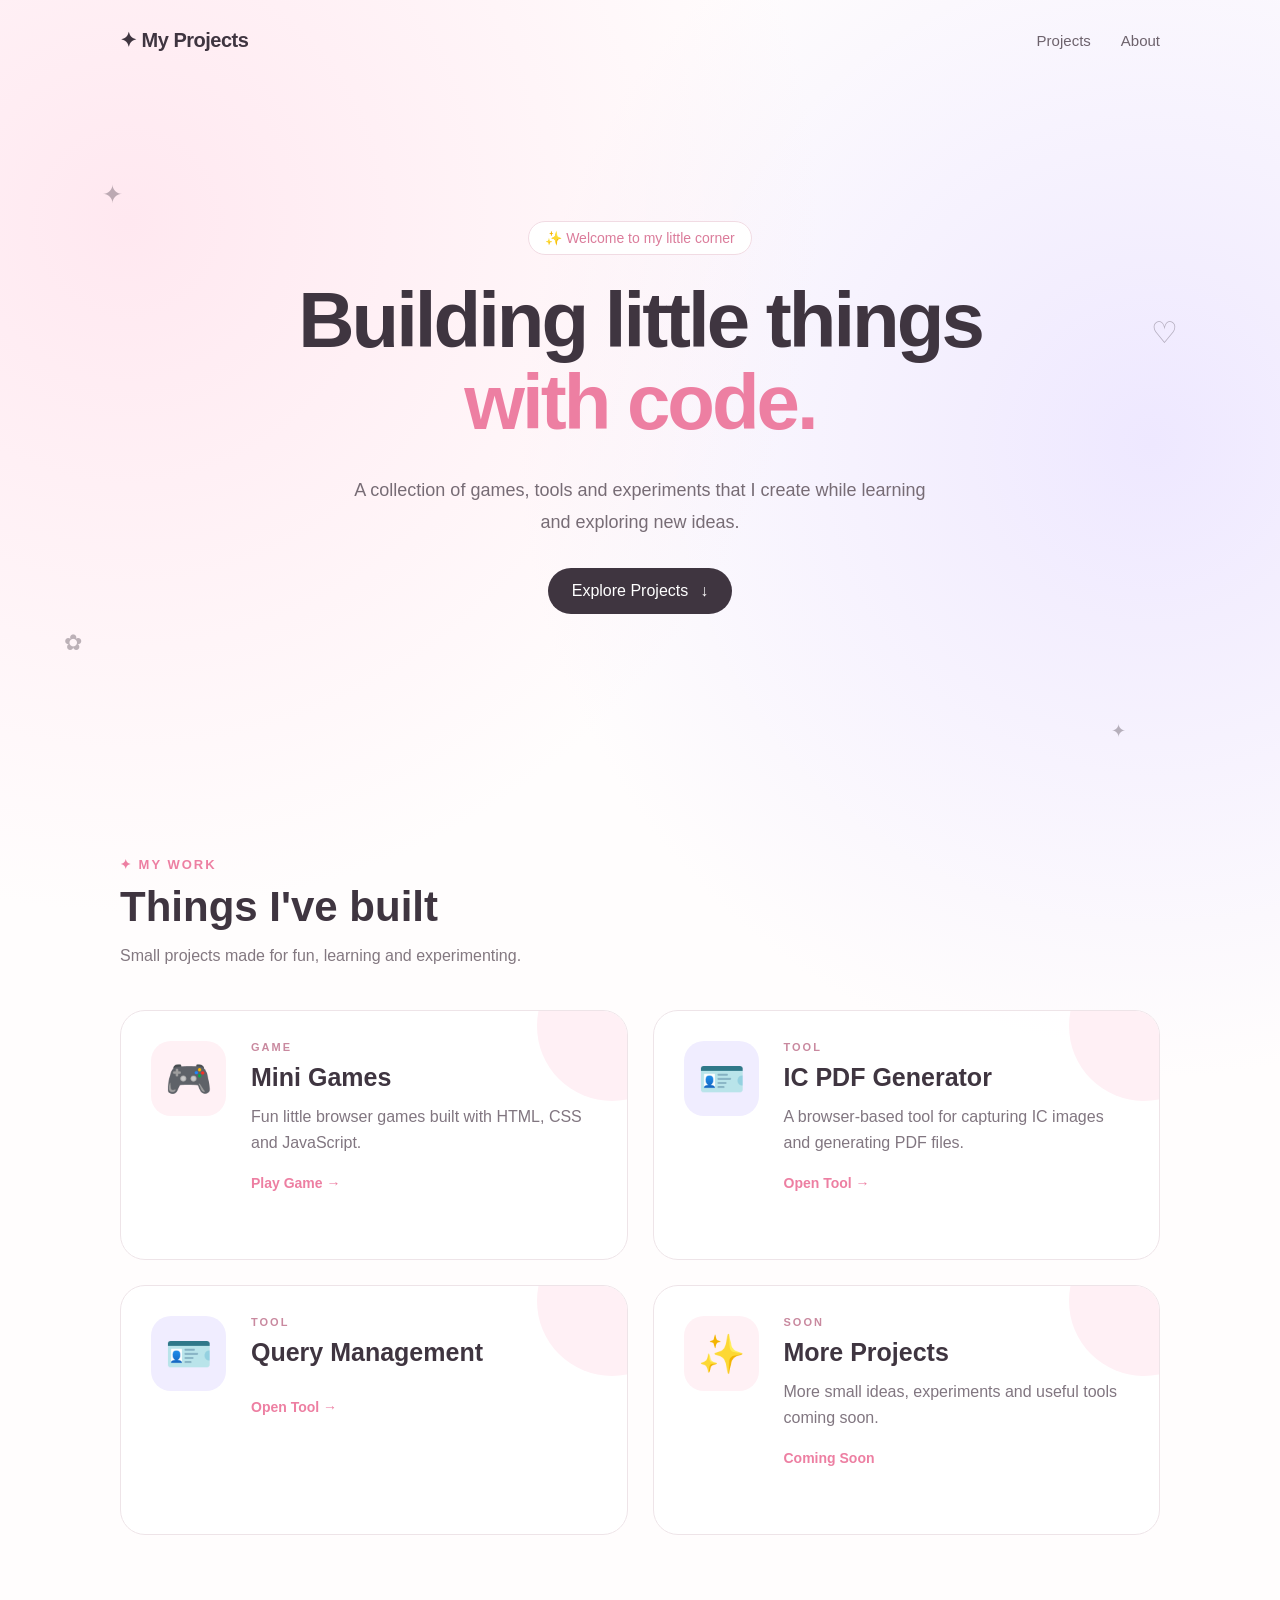
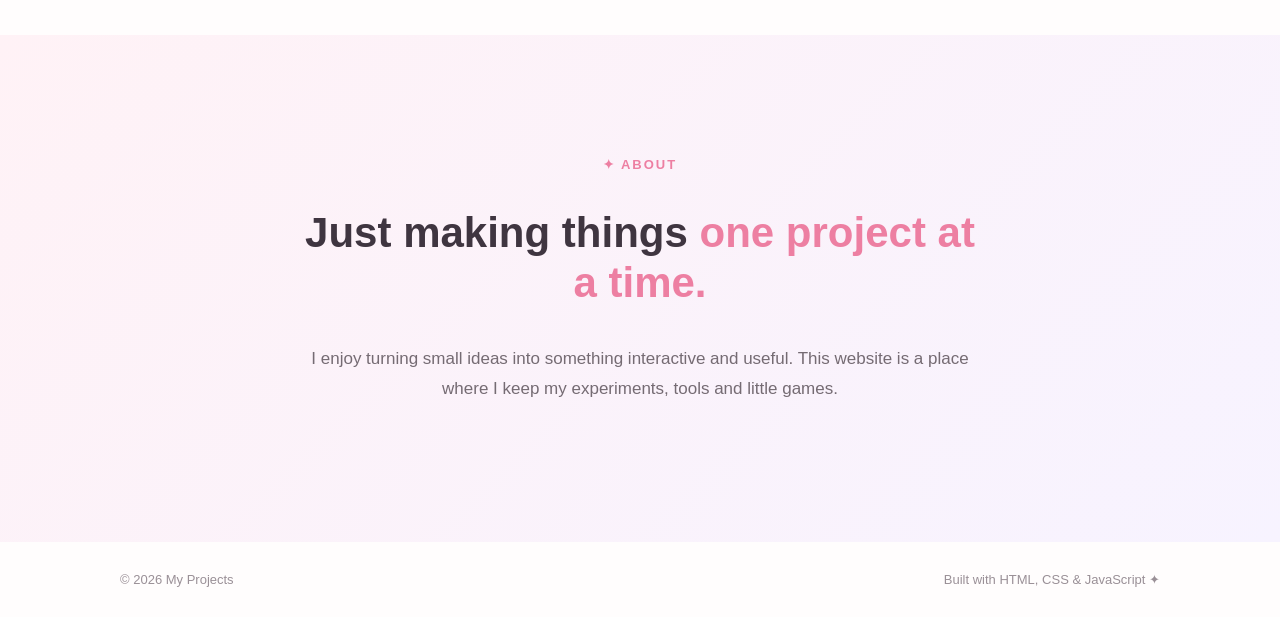
<file: index.html>
<!DOCTYPE html>
<html lang="en">

    <head>

        <meta charset="UTF-8">

        <meta
            name="viewport"
            content="width=device-width, initial-scale=1.0"
        >

        <title>My Little Projects</title>

        <link
            rel="stylesheet"
            href="css/style.css"
        >

    </head>

    <body>
        <div class="floating floating-1">✦</div>
        <div class="floating floating-2">♡</div>
        <div class="floating floating-3">✿</div>
        <div class="floating floating-4">✦</div>

        <header class="navbar">

            <div class="logo">
                ✦ My Projects
            </div>

            <nav>
                <a href="#projects">
                    Projects
                </a>
                <a href="#about">
                    About
                </a>
            </nav>
        </header>


        <main>

            <section class="hero">
                <div class="hero-content">
                    <div class="hero-label">
                        ✨ Welcome to my little corner
                    </div>

                    <h1>
                        Building little things
                        <span>with code.</span>
                    </h1>

                    <p>
                        A collection of games, tools and experiments
                        that I create while learning and exploring
                        new ideas.
                    </p>

                    <a
                        href="#projects"
                        class="hero-button"
                    >
                        Explore Projects
                        <span>↓</span>
                    </a>

                </div>

            </section>


            <section
                class="projects"
                id="projects"
            >

                <div class="section-heading reveal">
                    <span>
                        ✦ MY WORK
                    </span>

                    <h2>
                        Things I've built
                    </h2>

                    <p>
                        Small projects made for fun,
                        learning and experimenting.
                    </p>

                </div>


                <div class="project-grid">
                    <a
                        href="view/games/wheel.html"
                        class="project-card reveal"
                    >
                        <div class="card-icon game-icon">
                            🎮
                        </div>

                        <div class="card-content">
                            <div class="card-tag">
                                GAME
                            </div>

                            <h3>
                                Mini Games
                            </h3>

                            <p>
                                Fun little browser games built
                                with HTML, CSS and JavaScript.
                            </p>

                            <span class="card-link">
                                Play Game →
                            </span>
                        </div>
                    </a>


                    <a
                        href="view/tools/IC.html"
                        class="project-card reveal"
                    >

                        <div class="card-icon tool-icon">
                            🪪
                        </div>

                        <div class="card-content">

                            <div class="card-tag">
                                TOOL
                            </div>

                            <h3>
                                IC PDF Generator
                            </h3>

                            <p>
                                A browser-based tool for capturing
                                IC images and generating PDF files.
                            </p>

                            <span class="card-link">
                                Open Tool →
                            </span>

                        </div>

                    </a>

                    <a
                        href="view/tools/qms.html"
                        class="project-card reveal"
                    >

                        <div class="card-icon tool-icon">
                            🪪
                        </div>

                        <div class="card-content">

                            <div class="card-tag">
                                TOOL
                            </div>

                            <h3>
                                Query Management
                            </h3>

                            <span class="card-link">
                                Open Tool →
                            </span>
                        </div>
                    </a>


                    <!-- Coming Soon -->
                    <div
                        class="project-card coming-soon reveal"
                    >

                        <div class="card-icon">
                            ✨
                        </div>

                        <div class="card-content">

                            <div class="card-tag">
                                SOON
                            </div>

                            <h3>
                                More Projects
                            </h3>

                            <p>
                                More small ideas, experiments
                                and useful tools coming soon.
                            </p>

                            <span class="card-link">
                                Coming Soon
                            </span>
                        </div>
                    </div>
                </div>
            </section>


            <section class="about" id="about">
                <div class="about-content reveal">
                    <span class="section-label">
                        ✦ ABOUT
                    </span>

                    <h2>
                        Just making things
                        <span>one project at a time.</span>
                    </h2>

                    <p>
                        I enjoy turning small ideas into something
                        interactive and useful. This website is a
                        place where I keep my experiments, tools
                        and little games.
                    </p>

                </div>
            </section>
        </main>


        <footer>
            <div>
                © 2026 My Projects
            </div>
            <div>
                Built with HTML, CSS & JavaScript ✦
            </div>
        </footer>


        <script src="js/script.js"></script>
    </body>
</html>
</file>
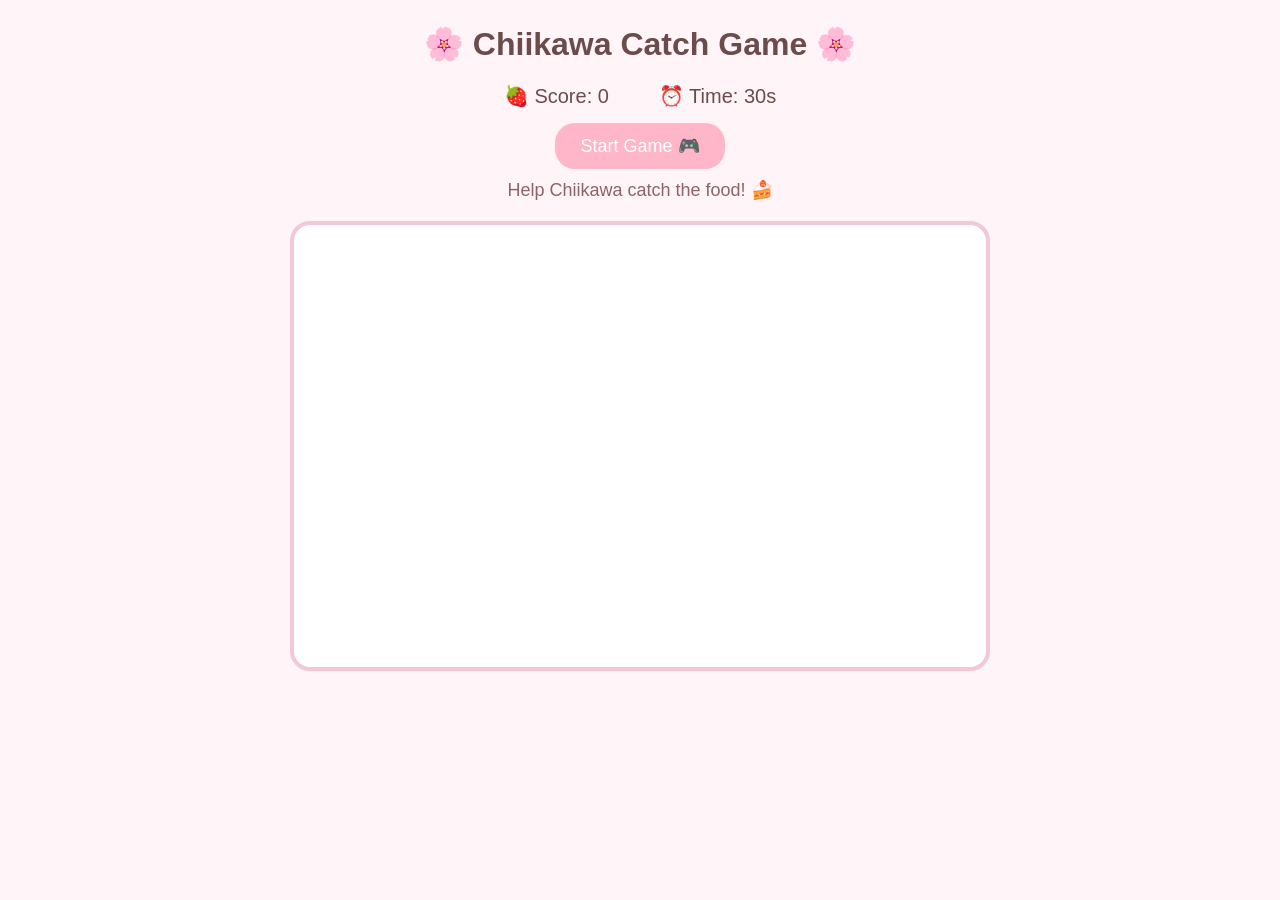
<file: view/games/catchFood.html>
<!DOCTYPE html>
<html lang="en">
<head>
    <meta charset="UTF-8">
    <meta name="viewport" content="width=device-width, initial-scale=1.0">

    <title>Chiikawa Catch Game 🎀</title>

    <style>
        * {
            box-sizing: border-box;
        }

        body {
            margin: 0;
            font-family: Arial, sans-serif;
            background: #fff4f7;
            text-align: center;
        }

        h1 {
            margin-top: 25px;
            color: #6b4b4b;
        }

        .game-info {
            display: flex;
            justify-content: center;
            gap: 50px;
            font-size: 20px;
            margin: 15px;
            color: #6b4b4b;
        }

        button {
            padding: 12px 25px;
            font-size: 18px;
            border: none;
            border-radius: 20px;
            background: #ffb6c9;
            color: white;
            cursor: pointer;
        }

        button:hover {
            background: #ff91ae;
        }

        #game {
            position: relative;
            width: 90%;
            max-width: 700px;
            height: 450px;
            margin: 20px auto;
            background: #fff;
            border: 4px solid #f3c7d5;
            border-radius: 20px;
            overflow: hidden;
        }

        /* Chiikawa style character */
        #chiikawa {
            position: absolute;
            width: 70px;
            height: 65px;
            background: #fffdf8;
            border: 3px solid #6b4b4b;
            border-radius: 45% 45% 40% 40%;
            cursor: pointer;
            display: none;
        }

        /* ears */
        #chiikawa::before,
        #chiikawa::after {
            content: "";
            position: absolute;
            width: 28px;
            height: 38px;
            background: #fffdf8;
            border: 3px solid #6b4b4b;
            top: -25px;
            border-radius: 50%;
            z-index: -1;
        }

        #chiikawa::before {
            left: 5px;
            transform: rotate(-15deg);
        }

        #chiikawa::after {
            right: 5px;
            transform: rotate(15deg);
        }

        /* eyes */
        .eye {
            position: absolute;
            width: 6px;
            height: 8px;
            background: #333;
            border-radius: 50%;
            top: 23px;
        }

        .eye.left {
            left: 20px;
        }

        .eye.right {
            right: 20px;
        }

        /* mouth */
        .mouth {
            position: absolute;
            width: 12px;
            height: 8px;
            border-bottom: 2px solid #333;
            border-radius: 50%;
            left: 26px;
            top: 35px;
        }

        /* Food */
        .food {
            position: absolute;
            font-size: 35px;
            cursor: pointer;
            display: none;
        }

        #message {
            color: #8b6565;
            font-size: 18px;
            margin-top: 10px;
        }
    </style>
</head>

<body>

    <h1>🌸 Chiikawa Catch Game 🌸</h1>

    <div class="game-info">
        <div>🍓 Score: <span id="score">0</span></div>
        <div>⏰ Time: <span id="time">30</span>s</div>
    </div>

    <button onclick="startGame()">Start Game 🎮</button>

    <div id="message">
        Help Chiikawa catch the food! 🍰
    </div>

    <div id="game">
        <div id="food" class="food">🍰</div>
    </div>

    <script>

        let score = 0;
        let time = 30;
        let timer;

        const game = document.getElementById("game");
        const food = document.getElementById("food");

        const foods = ["🍰", "🍓", "🍪", "🍙", "🍡", "🥞"];

        function startGame() {

            score = 0;
            time = 30;

            document.getElementById("score").textContent = score;
            document.getElementById("time").textContent = time;

            food.style.display = "block";
            moveFood();

            clearInterval(timer);

            timer = setInterval(function () {
                time--;

                document.getElementById("time").textContent = time;
                if (time <= 0) {
                    clearInterval(timer);
                    food.style.display = "none";
                    document.getElementById("message").textContent =
                        "Game Over! Chiikawa got " + score + " food! 🎀";

                    alert("Chiikawa Score: " + score);
                }

            }, 1000);
        }

        function moveFood() {

            const maxX = game.clientWidth - food.clientWidth;
            const maxY = game.clientHeight - food.clientHeight;

            const x = Math.random() * maxX;
            const y = Math.random() * maxY;

            food.style.left = x + "px";
            food.style.top = y + "px";

            food.textContent =
                foods[Math.floor(Math.random() * foods.length)];
        }

        food.addEventListener("click", function () {
            score++;
            document.getElementById("score").textContent = score;
            moveFood();
        });

    </script>

</body>
</html>
</file>
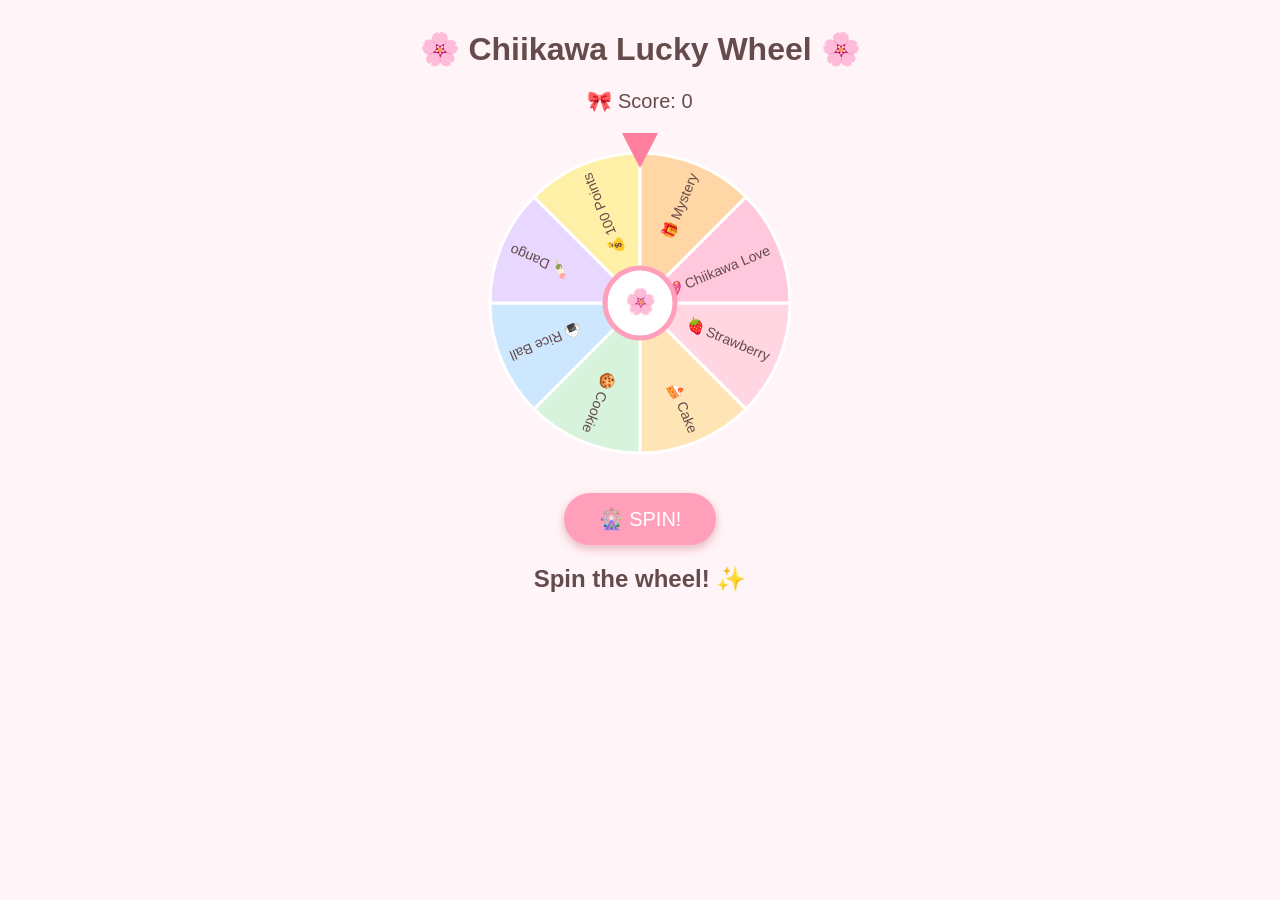
<file: view/games/wheel.html>
<!DOCTYPE html>
<html lang="en">
    <head>
        <meta charset="UTF-8">

        <title>Chiikawa Lucky Wheel 🎡</title>

        <style>
            * {
                box-sizing: border-box;
            }

            body {
                margin: 0;
                font-family: Arial, sans-serif;
                background: #fff4f7;
                text-align: center;
                color: #654b4b;
            }

            h1 {
                margin-top: 30px;
            }

            .wheel-container {
                position: relative;
                width: 320px;
                height: 320px;
                margin: 30px auto;
            }

            canvas {
                width: 320px;
                height: 320px;
            }

            /* Pointer */
            .pointer {
                position: absolute;
                top: -10px;
                left: 50%;
                transform: translateX(-50%);

                width: 0;
                height: 0;

                border-left: 18px solid transparent;
                border-right: 18px solid transparent;
                border-top: 35px solid #ff7f9f;

                z-index: 10;
            }

            button {
                border: none;
                padding: 14px 35px;
                font-size: 20px;
                border-radius: 30px;

                background: #ff9fba;
                color: white;

                cursor: pointer;

                box-shadow: 0 4px 10px #e9b5c2;
            }

            button:hover {
                background: #ff789d;
            }

            button:disabled {
                background: #ccc;
                cursor: not-allowed;
            }

            #result {
                font-size: 24px;
                font-weight: bold;
                margin-top: 20px;
                min-height: 35px;
            }

            .score {
                font-size: 20px;
                margin-top: 10px;
            }
        </style>
    </head>

    <body>
        <h1>🌸 Chiikawa Lucky Wheel 🌸</h1>

        <div class="score">
            🎀 Score: <span id="score">0</span>
        </div>

        <div class="wheel-container">
            <div class="pointer"></div>
            <canvas id="wheel" width="320" height="320"></canvas>
        </div>

        <button id="spinButton" onclick="spin()">
            🎡 SPIN!
        </button>

        <div id="result">
            Spin the wheel! ✨
        </div>


        <script>

            const canvas = document.getElementById("wheel");
            const ctx = canvas.getContext("2d");

            const prizes = [
                "🍓 Strawberry",
                "🍰 Cake",
                "🍪 Cookie",
                "🍙 Rice Ball",
                "🍡 Dango",
                "💰 100 Points",
                "🎁 Mystery",
                "💖 Chiikawa Love"
            ];

            const colors = [
                "#ffd6e2",
                "#ffe4b5",
                "#d8f3dc",
                "#cde7ff",
                "#e8d7ff",
                "#fff0a8",
                "#ffd6a5",
                "#ffc8dd"
            ];

            let rotation = 0;
            let score = 0;
            let spinning = false;


            function drawWheel() {

                const centerX = canvas.width / 2;
                const centerY = canvas.height / 2;

                const radius = 150;

                const slice = (Math.PI * 2) / prizes.length;

                ctx.clearRect(0, 0, canvas.width, canvas.height);

                for (let i = 0; i < prizes.length; i++) {

                    const start = i * slice;
                    const end = start + slice;

                    ctx.beginPath();

                    ctx.moveTo(centerX, centerY);

                    ctx.arc(
                        centerX,
                        centerY,
                        radius,
                        start,
                        end
                    );

                    ctx.closePath();

                    ctx.fillStyle = colors[i];

                    ctx.fill();

                    ctx.strokeStyle = "#ffffff";
                    ctx.lineWidth = 3;

                    ctx.stroke();


                    // Text

                    ctx.save();

                    ctx.translate(centerX, centerY);

                    ctx.rotate(start + slice / 2);

                    ctx.textAlign = "right";

                    ctx.fillStyle = "#654b4b";

                    ctx.font = "14px Arial";

                    ctx.fillText(
                        prizes[i],
                        radius - 10,
                        5
                    );

                    ctx.restore();
                }


                // Center circle

                ctx.beginPath();

                ctx.arc(
                    centerX,
                    centerY,
                    35,
                    0,
                    Math.PI * 2
                );

                ctx.fillStyle = "#fff";

                ctx.fill();

                ctx.strokeStyle = "#ff9fba";
                ctx.lineWidth = 5;

                ctx.stroke();


                ctx.font = "25px Arial";

                ctx.textAlign = "center";
                ctx.textBaseline = "middle";

                ctx.fillText(
                    "🌸",
                    centerX,
                    centerY
                );
            }


            function spin() {

                if (spinning) return;

                spinning = true;

                document.getElementById("spinButton").disabled = true;

                document.getElementById("result").textContent =
                    "Chiikawa is spinning... 🎡";


                const extraRotation =
                    Math.random() * Math.PI * 2;

                const totalRotation =
                    Math.PI * 2 * 5 + extraRotation;

                const startRotation = rotation;

                const endRotation =
                    rotation + totalRotation;

                const duration = 4000;

                const startTime = performance.now();


                function animate(currentTime) {

                    const elapsed =
                        currentTime - startTime;

                    const progress =
                        Math.min(elapsed / duration, 1);


                    // Smooth slowing down

                    const ease =
                        1 - Math.pow(1 - progress, 4);


                    rotation =
                        startRotation +
                        (endRotation - startRotation) * ease;


                    canvas.style.transform =
                        `rotate(${rotation}rad)`;


                    if (progress < 1) {

                        requestAnimationFrame(animate);

                    } else {

                        finishSpin();
                    }
                }


                requestAnimationFrame(animate);
            }


            function finishSpin() {
                const slice =
                    (Math.PI * 2) / prizes.length;


                let normalized =
                    rotation % (Math.PI * 2);

                if (normalized < 0) {
                    normalized += Math.PI * 2;
                }


                let index =
                    Math.floor(
                        ((Math.PI * 1.5 - normalized)
                        + Math.PI * 2)
                        % (Math.PI * 2)
                        / slice
                    );


                const prize = prizes[index];


                // Give points

                if (index === 5) {

                    score += 100;

                } else {

                    score += 10;
                }


                document.getElementById("score").textContent =
                    score;


                document.getElementById("result").textContent =
                    "🎉 Chiikawa got " + prize + "!";


                spinning = false;

                document.getElementById("spinButton").disabled =
                    false;
            }


            drawWheel();

        </script>

    </body>
</html>
</file>
<file: css/style.css>
* {
    box-sizing: border-box;
}

html {
    scroll-behavior: smooth;
}

body {
    margin: 0;
    font-family:
        Arial,
        Helvetica,
        sans-serif;

    color: #3f3540;

    background:
        radial-gradient(
            circle at 10% 10%,
            #ffe8f0,
            transparent 30%
        ),
        radial-gradient(
            circle at 90% 20%,
            #eee8ff,
            transparent 30%
        ),
        #fffdfd;

    overflow-x: hidden;
}


/* =========================
   Navigation
========================= */

.navbar {
    position: relative;
    z-index: 10;

    max-width: 1100px;

    margin: auto;

    padding: 28px 30px;

    display: flex;

    justify-content: space-between;

    align-items: center;
}

.logo {
    font-weight: bold;

    font-size: 20px;

    letter-spacing: -0.5px;
}

nav {
    display: flex;

    gap: 30px;
}

nav a {
    text-decoration: none;

    color: #6d626c;

    font-size: 15px;

    transition: 0.25s;
}

nav a:hover {
    color: #ed7fa2;
}


/* =========================
   Floating Background
========================= */

.floating {
    position: fixed;

    pointer-events: none;

    opacity: 0.35;

    animation:
        float 6s ease-in-out infinite;
}

.floating-1 {
    top: 20%;
    left: 8%;

    font-size: 25px;
}

.floating-2 {
    top: 35%;
    right: 8%;

    font-size: 30px;

    animation-delay: 1s;
}

.floating-3 {
    top: 70%;
    left: 5%;

    font-size: 22px;

    animation-delay: 2s;
}

.floating-4 {
    top: 80%;
    right: 12%;

    font-size: 18px;

    animation-delay: 3s;
}

@keyframes float {

    0%,
    100% {
        transform:
            translateY(0)
            rotate(0deg);
    }

    50% {
        transform:
            translateY(-20px)
            rotate(10deg);
    }
}


/* =========================
   Hero
========================= */

.hero {
    min-height: 75vh;

    display: flex;

    justify-content: center;

    align-items: center;

    text-align: center;

    padding: 60px 20px;
}

.hero-content {
    max-width: 800px;

    animation:
        heroEnter 1s ease forwards;
}

@keyframes heroEnter {

    from {
        opacity: 0;

        transform:
            translateY(30px);
    }

    to {
        opacity: 1;

        transform:
            translateY(0);
    }
}

.hero-label {
    display: inline-block;

    padding: 8px 16px;

    border-radius: 30px;

    background: white;

    border: 1px solid #f1dbe3;

    color: #db7c9b;

    font-size: 14px;

    margin-bottom: 25px;
}

.hero h1 {
    margin: 0;

    font-size:
        clamp(42px, 7vw, 78px);

    line-height: 1.05;

    letter-spacing: -3px;
}

.hero h1 span {
    display: block;

    color: #ed7fa2;
}

.hero p {
    max-width: 600px;

    margin: 30px auto;

    color: #776c75;

    font-size: 18px;

    line-height: 1.8;
}

.hero-button {
    display: inline-flex;

    align-items: center;

    gap: 12px;

    padding: 14px 24px;

    border-radius: 30px;

    background: #3f3540;

    color: white;

    text-decoration: none;

    transition:
        transform 0.25s,
        box-shadow 0.25s;
}

.hero-button:hover {
    transform:
        translateY(-4px);

    box-shadow:
        0 12px 25px
        rgba(63, 53, 64, 0.2);
}


/* =========================
   Projects
========================= */

.projects {
    max-width: 1100px;

    margin: auto;

    padding: 100px 30px;
}

.section-heading {
    margin-bottom: 45px;
}

.section-heading span,
.section-label {
    color: #ed7fa2;

    font-size: 13px;

    font-weight: bold;

    letter-spacing: 2px;
}

.section-heading h2 {
    font-size: 42px;

    margin:
        10px 0;
}

.section-heading p {
    color: #837880;
}


/* =========================
   Project Cards
========================= */

.project-grid {
    display: grid;

    grid-template-columns:
        repeat(2, 1fr);

    gap: 25px;
}

.project-card {
    position: relative;

    display: flex;

    gap: 25px;

    padding: 30px;

    min-height: 250px;

    background: rgba(
        255,
        255,
        255,
        0.8
    );

    border:
        1px solid #eee4e8;

    border-radius: 25px;

    text-decoration: none;

    color: inherit;

    overflow: hidden;

    transition:
        transform 0.3s ease,
        box-shadow 0.3s ease,
        border-color 0.3s ease;
}

.project-card::before {
    content: "";

    position: absolute;

    width: 150px;
    height: 150px;

    border-radius: 50%;

    background: #fff0f5;

    right: -60px;
    top: -60px;

    transition: 0.4s;
}

.project-card:hover {
    transform:
        translateY(-8px);

    box-shadow:
        0 20px 45px
        rgba(100, 70, 90, 0.12);

    border-color: #f4cbd8;
}

.project-card:hover::before {
    transform: scale(1.4);
}

.card-icon {
    position: relative;
    z-index: 1;

    min-width: 75px;
    height: 75px;

    display: flex;

    align-items: center;
    justify-content: center;

    border-radius: 20px;

    font-size: 38px;

    background: #fff1f5;
}

.tool-icon {
    background: #f0edff;
}

.card-content {
    position: relative;

    z-index: 1;
}

.card-tag {
    font-size: 11px;

    font-weight: bold;

    letter-spacing: 2px;

    color: #c9899f;

    margin-bottom: 10px;
}

.card-content h3 {
    margin: 0 0 12px;

    font-size: 25px;
}

.card-content p {
    margin: 0;

    color: #817680;

    line-height: 1.6;
}

.card-link {
    display: inline-block;

    margin-top: 20px;

    color: #ed7fa2;

    font-weight: bold;

    font-size: 14px;
}

.coming-soon {
    opacity: 0.65;

    cursor: default;
}


/* =========================
   About
========================= */

.about {
    padding: 120px 30px;

    background:
        linear-gradient(
            135deg,
            #fff2f6,
            #f7f3ff
        );

    text-align: center;
}

.about-content {
    max-width: 700px;

    margin: auto;
}

.about h2 {
    font-size: 42px;

    line-height: 1.2;
}

.about h2 span {
    color: #ed7fa2;
}

.about p {
    color: #756b73;

    line-height: 1.8;

    font-size: 17px;
}


/* =========================
   Scroll Reveal
========================= */

.reveal {
    opacity: 0;

    transform:
        translateY(30px);

    transition:
        opacity 0.7s ease,
        transform 0.7s ease;
}

.reveal.show {
    opacity: 1;

    transform:
        translateY(0);
}


/* =========================
   Footer
========================= */

footer {
    padding: 30px;

    display: flex;

    justify-content: space-between;

    max-width: 1100px;

    margin: auto;

    color: #9a9097;

    font-size: 13px;
}


/* =========================
   Mobile
========================= */

@media (max-width: 700px) {

    .navbar {
        padding:
            20px;
    }

    nav {
        display: none;
    }

    .hero {
        min-height: 70vh;
    }

    .hero h1 {
        letter-spacing: -2px;
    }

    .projects {
        padding:
            70px 20px;
    }

    .project-grid {
        grid-template-columns: 1fr;
    }

    .project-card {
        padding: 24px;

        flex-direction: column;
    }

    .section-heading h2,
    .about h2 {
        font-size: 34px;
    }

    footer {
        flex-direction: column;

        gap: 10px;

        text-align: center;
    }
}
</file>
